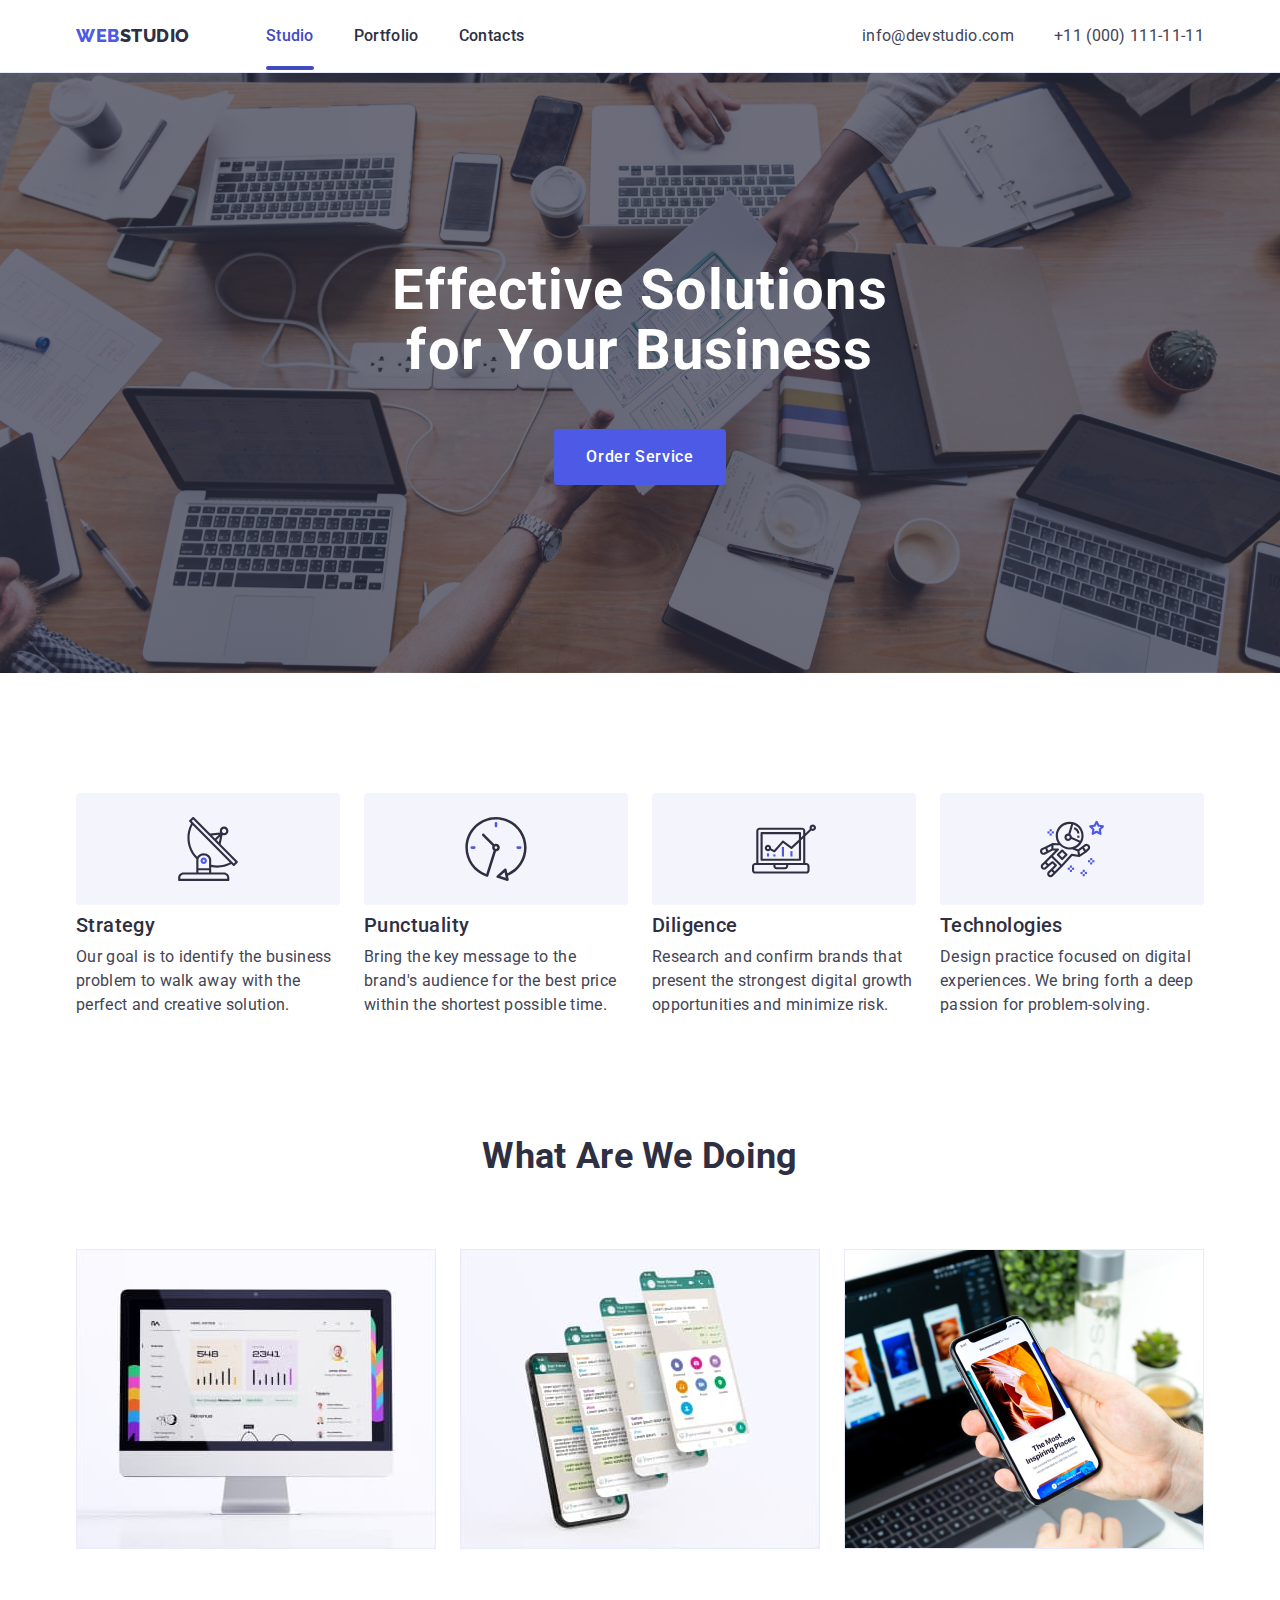
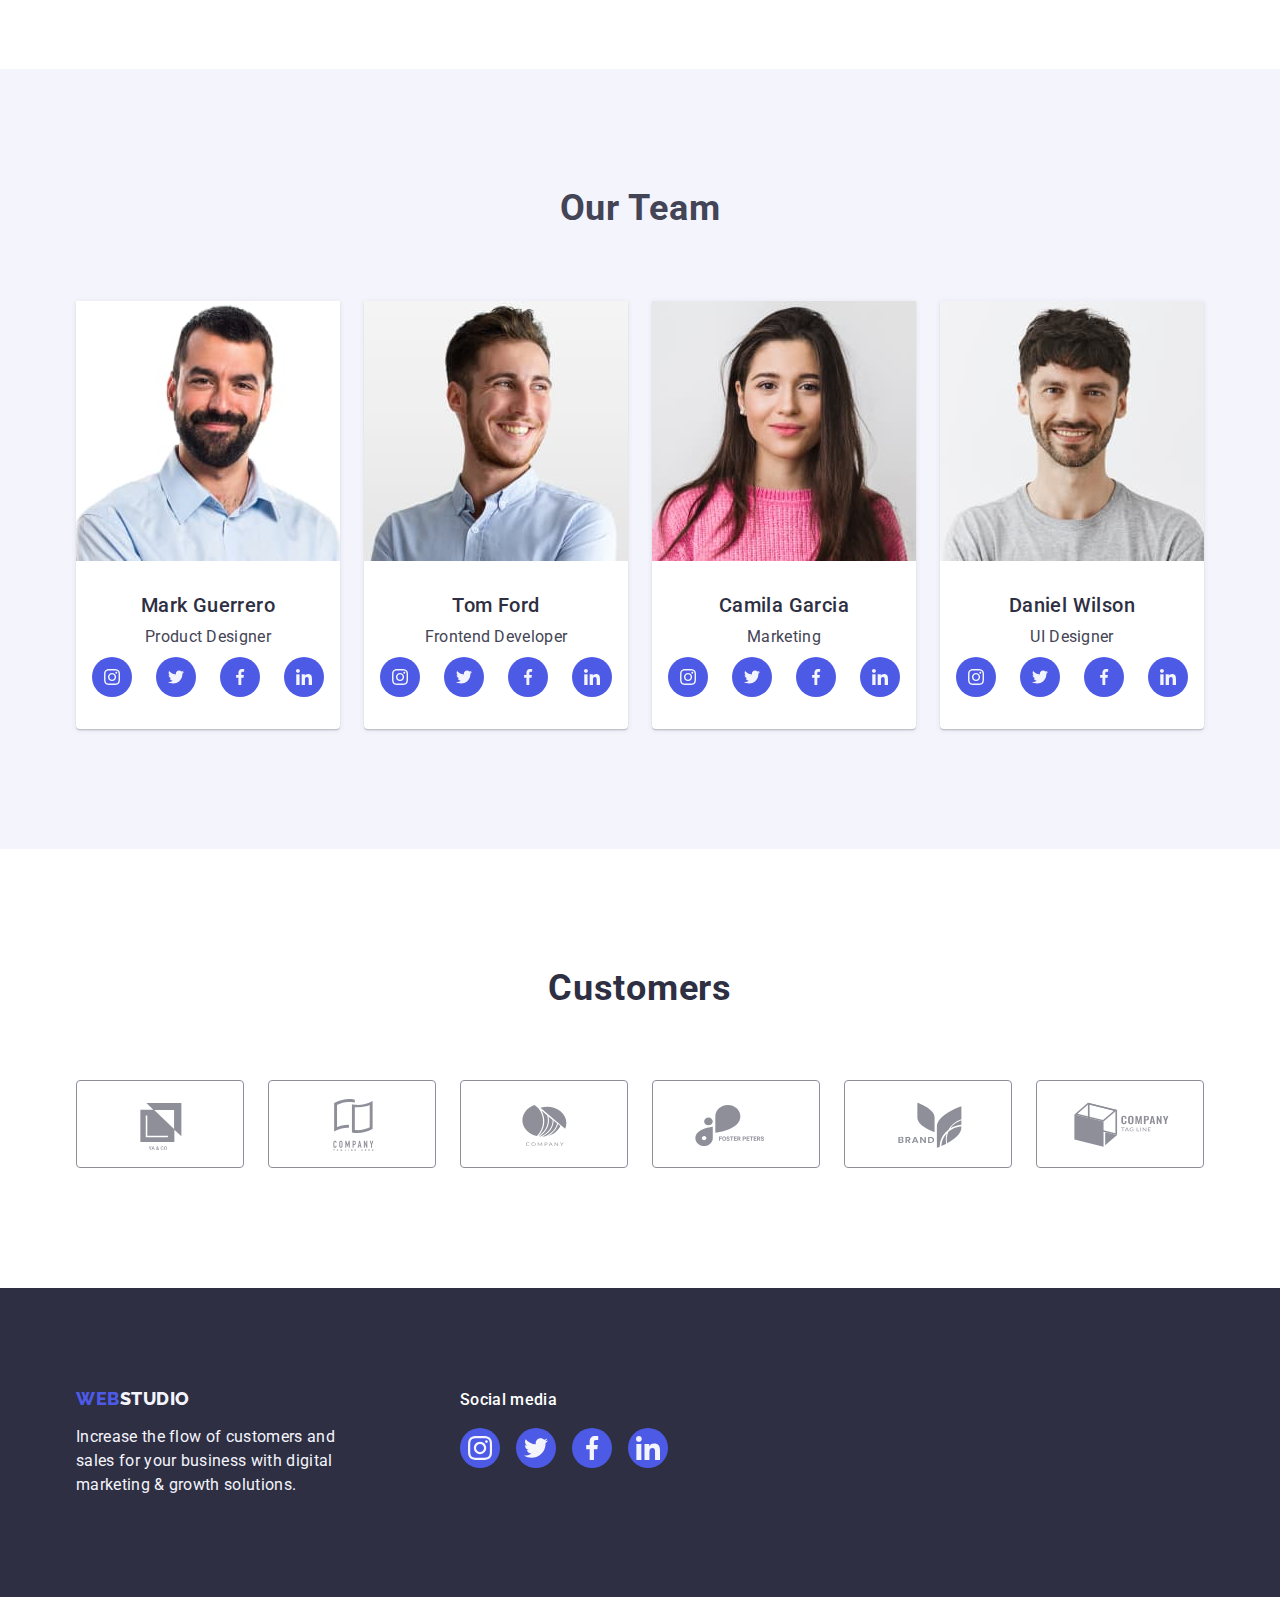
<file: index.html>
<!DOCTYPE html>
<html lang="en">
  <head>
    <meta charset="UTF-8" />
    <meta http-equiv="X-UA-Compatible" content="IE=edge" />
    <meta name="viewport" content="width=device-width, initial-scale=1.0" />
    <title>Document</title>
    <link rel="preconnect" href="https://fonts.googleapis.com" />
    <link rel="preconnect" href="https://fonts.gstatic.com" crossorigin />
    <link
      href="https://fonts.googleapis.com/css2?family=Montserrat:wght@400;700&family=Raleway:wght@800&family=Roboto:wght@400;500;700&display=swap"
      rel="stylesheet"
    />
    <link
      rel="stylesheet"
      href="https://cdnjs.cloudflare.com/ajax/libs/modern-normalize/1.1.0/modern-normalize.min.css"
    />
    <link rel="stylesheet" href="css/styles.css" />
  </head>
  <body>
    <!-- header -->
    <header class="header">
      <div class="container header-container">
        <nav class="header_nav">
          <a href="./index.html" class="logo link"
            >Web<span class="logo-end">Studio</span></a
          >

          <ul class="menu list">
            <li class="menu-item">
              <a href="./index.html" class="menu-name studion-active link">Studio</a>
            </li>
            <li class="menu-item">
              <a class="menu-name link" href="./portfolio.html">Portfolio</a>
            </li>
            <li class="menu-item">
              <a class="menu-name link" href="">Contacts</a>
            </li>
          </ul>
        </nav>
        <!-- contacts -->
        <address class="data">
          <ul class="contacts list">
            <li class="contact-data">
              <a class="data-info link" href="mailto:info@devstudio.com"
                >info@devstudio.com</a
              >
            </li>
            <li class="contact-data">
              <a class="data-info link" href="tel:+110001111111"
                >+11 (000) 111-11-11</a
              >
            </li>
          </ul>
        </address>
      </div>
    </header>
    <main>
      <!-- hero -->
      <section class="hero section">
        <div class="container main-hero">
          <h1 class="hero_title">Effective Solutions for Your Business</h1>
          <button class="order-btn" type="button" data-modal-open>
            Order Service
          </button>
        </div>
      </section>
      <!-- advantages -->
      <section class="section">
        <div class="container">
          <h2 class="hidden-title" hidden>advantages</h2>
          <ul class="menu-advantages list">
            <li class="advantages-list">
              <div class="advantages-icons">
                <svg class="icons" width="64" height="64">
                  <use
                    class="icon"
                    href="./images/icons.svg#icon-satellite"
                  ></use>
                </svg>
              </div>
              <h3 class="name">Strategy</h3>
              <p class="advantages-description">
                Our goal is to identify the business problem to walk away with
                the perfect and creative solution.
              </p>
            </li>
            <li class="advantages-list">
              <div class="advantages-icons">
                <svg class="icons" width="64" height="64">
                  <use class="icon" href="./images/icons.svg#icon-clock"></use>
                </svg>
              </div>
              <h3 class="name">Punctuality</h3>
              <p class="advantages-description">
                Bring the key message to the brand's audience for the best price
                within the shortest possible time.
              </p>
            </li>
            <li class="advantages-list">
              <div class="advantages-icons">
                <svg class="icons" width="64" height="64">
                  <use
                    class="icon"
                    href="./images/icons.svg#icon-diagram"
                  ></use>
                </svg>
              </div>
              <h3 class="name">Diligence</h3>
              <p class="advantages-description">
                Research and confirm brands that present the strongest digital
                growth opportunities and minimize risk.
              </p>
            </li>
            <li class="advantages-list">
              <div class="advantages-icons">
                <svg class="icons" width="64" height="64">
                  <use
                    class="icon"
                    href="./images/icons.svg#icon-astronaut"
                  ></use>
                </svg>
              </div>
              <h3 class="name">Technologies</h3>
              <p class="advantages-description">
                Design practice focused on digital experiences. We bring forth a
                deep passion for problem-solving.
              </p>
            </li>
          </ul>
        </div>
      </section>
      <!-- pictures -->
      <section class="section-pictures">
        <div class="container">
          <h2 class="about-us">What are we doing</h2>
          <ul class="pictures list">
            <li class="pictures-list">
              <img
                src="./images/computer-img.jpg"
                alt="computer"
                width="360"
                height="300"
              />
            </li>
            <li class="pictures-list">
              <img
                src="./images/phone-img.jpg"
                alt="phones"
                width="360"
                height="300"
              />
            </li>
            <li class="pictures-list">
              <img
                src="./images/phone-in-hand.jpg"
                alt="work at phone"
                width="360"
                height="300"
              />
            </li>
          </ul>
        </div>
      </section>
      <!-- our team -->
      <section class="members section">
        <div class="container">
          <h2 class="team-title">Our Team</h2>
          <ul class="team-member list">
            <li class="team">
              <img
                src="./images/img.jpg"
                alt="photo of a worker"
                width="264"
                height="260"
              />
              <div class="card-title">
                <h3 class="names">Mark Guerrero</h3>
                <p class="description">Product Designer</p>
                <ul class="sm-team list">
                  <li class="sm-list">
                    <a href="" class="sm-general link-icon">
                      <svg class="sm-icons" width="16" height="16">
                        <use
                          class="sm-icon"
                          href="./images/icons.svg#icon-instagram"
                        ></use>
                      </svg>
                    </a>
                  </li>
                  <li class="sm-list">
                    <a href="" class="sm-general link-icon">
                      <svg class="sm-icons" width="16" height="16">
                        <use
                          class="sm-icon"
                          href="./images/icons.svg#icon-twitter"
                        ></use>
                      </svg>
                    </a>
                  </li>
                  <li class="sm-list">
                    <a href="" class="sm-general link-icon">
                      <svg class="sm-icons" width="16" height="16">
                        <use
                          class="sm-icon"
                          href="./images/icons.svg#icon-facebook"
                        ></use>
                      </svg>
                    </a>
                  </li>
                  <li class="sm-list">
                    <a href="" class="sm-general link-icon">
                      <svg class="sm-icons" width="16" height="16">
                        <use
                          class="sm-icon"
                          href="./images/icons.svg#icon-linkedin"
                        ></use>
                      </svg>
                    </a>
                  </li>
                </ul>
              </div>
            </li>
            <li class="team">
              <img
                src="./images/img1.jpg"
                alt="photo of a worker"
                width="264"
                height="260"
              />
              <div class="card-title">
                <h3 class="names">Tom Ford</h3>
                <p class="description">Frontend Developer</p>
                <ul class="sm-team list">
                  <li class="sm-list">
                    <a href="" class="sm-general link-icon">
                      <svg class="sm-icons" width="16" height="16">
                        <use
                          class="sm-icon"
                          href="./images/icons.svg#icon-instagram"
                        ></use>
                      </svg>
                    </a>
                  </li>
                  <li class="sm-list">
                    <a href="" class="sm-general link-icon">
                      <svg class="sm-icons" width="16" height="16">
                        <use
                          class="sm-icon"
                          href="./images/icons.svg#icon-twitter"
                        ></use>
                      </svg>
                    </a>
                  </li>
                  <li class="sm-list">
                    <a href="" class="sm-general link-icon">
                      <svg class="sm-icons" width="16" height="16">
                        <use
                          class="sm-icon"
                          href="./images/icons.svg#icon-facebook"
                        ></use>
                      </svg>
                    </a>
                  </li>
                  <li class="sm-list">
                    <a href="" class="sm-general link-icon">
                      <svg class="sm-icons" width="16" height="16">
                        <use
                          class="sm-icon"
                          href="./images/icons.svg#icon-linkedin"
                        ></use>
                      </svg>
                    </a>
                  </li>
                </ul>
              </div>
            </li>
            <li class="team">
              <img
                src="./images/img2.jpg"
                alt="photo of a worker"
                width="264"
                height="260"
              />
              <div class="card-title">
                <h3 class="names">Camila Garcia</h3>
                <p class="description">Marketing</p>
                <ul class="sm-team list">
                  <li class="sm-list">
                    <a href="" class="sm-general link-icon">
                      <svg class="sm-icons" width="16" height="16">
                        <use
                          class="sm-icon"
                          href="./images/icons.svg#icon-instagram"
                        ></use>
                      </svg>
                    </a>
                  </li>
                  <li class="sm-list">
                    <a href="" class="sm-general link-icon">
                      <svg class="sm-icons" width="16" height="16">
                        <use
                          class="sm-icon"
                          href="./images/icons.svg#icon-twitter"
                        ></use>
                      </svg>
                    </a>
                  </li>
                  <li class="sm-list">
                    <a href="" class="sm-general link-icon">
                      <svg class="sm-icons" width="16" height="16">
                        <use
                          class="sm-icon"
                          href="./images/icons.svg#icon-facebook"
                        ></use>
                      </svg>
                    </a>
                  </li>
                  <li class="sm-list">
                    <a href="" class="sm-general link-icon">
                      <svg class="sm-icons" width="16" height="16">
                        <use
                          class="sm-icon"
                          href="./images/icons.svg#icon-linkedin"
                        ></use>
                      </svg>
                    </a>
                  </li>
                </ul>
              </div>
            </li>
            <li class="team">
              <img
                src="./images/img3.jpg"
                alt="photo of a worker"
                width="264"
                height="260"
              />
              <div class="card-title">
                <h3 class="names">Daniel Wilson</h3>
                <p class="description">UI Designer</p>
                <ul class="sm-team list">
                  <li class="sm-list">
                    <a href="" class="sm-general link-icon">
                      <svg class="sm-icons" width="16" height="16">
                        <use
                          class="sm-icon"
                          href="./images/icons.svg#icon-instagram"
                        ></use>
                      </svg>
                    </a>
                  </li>
                  <li class="sm-list">
                    <a href="" class="sm-general link-icon">
                      <svg class="sm-icons" width="16" height="16">
                        <use
                          class="sm-icon"
                          href="./images/icons.svg#icon-twitter"
                        ></use>
                      </svg>
                    </a>
                  </li>
                  <li class="sm-list">
                    <a href="" class="sm-general link-icon">
                      <svg class="sm-icons" width="16" height="16">
                        <use
                          class="sm-icon"
                          href="./images/icons.svg#icon-facebook"
                        ></use>
                      </svg>
                    </a>
                  </li>
                  <li class="sm-list">
                    <a href="" class="sm-general link-icon">
                      <svg class="sm-icons" width="16" height="16">
                        <use
                          class="sm-icon"
                          href="./images/icons.svg#icon-linkedin"
                        ></use>
                      </svg>
                    </a>
                  </li>
                </ul>
              </div>
            </li>
          </ul>
        </div>
      </section>
      <!-- customers -->
      <section class="customers section">
        <div class="container">
          <h2 class="customers-title">Customers</h2>
          <ul class="customers-list list">
            <li class="companies-list">
              <a href="" class="icon-link">
                <svg class="icons" width="104" height="56">
                  <use
                    class="icon"
                    href="./images/icons.svg#icon-company-1"
                  ></use>
                </svg>
              </a>
            </li>
            <li class="companies-list">
              <a href="" class="icon-link">
                <svg class="icons" width="104" height="56">
                  <use
                    class="icon"
                    href="./images/icons.svg#icon-company-2"
                  ></use>
                </svg>
              </a>
            </li>
            <li class="companies-list">
              <a href="" class="icon-link">
                <svg class="icons" width="104" height="56">
                  <use
                    class="icon"
                    href="./images/icons.svg#icon-company-3"
                  ></use>
                </svg>
              </a>
            </li>
            <li class="companies-list">
              <a href="" class="icon-link">
                <svg class="icons" width="104" height="56">
                  <use
                    class="icon"
                    href="./images/icons.svg#icon-company-4"
                  ></use>
                </svg>
              </a>
            </li>
            <li class="companies-list">
              <a href="" class="icon-link">
                <svg class="icons" width="104" height="56">
                  <use
                    class="icon"
                    href="./images/icons.svg#icon-company-5"
                  ></use>
                </svg>
              </a>
            </li>
            <li class="companies-list">
              <a href="" class="icon-link">
                <svg class="icons" width="104" height="56">
                  <use
                    class="icon"
                    href="./images/icons.svg#icon-company-6"
                  ></use>
                </svg>
              </a>
            </li>
          </ul>
        </div>
      </section>
    </main>
    <!-- footer -->
    <footer class="main-footer">
      <div class="footer-container container">
        <div class="footer-text">
          <a href="./index.html" class="footer-logo link"
            >Web<span class="footer-logo-end">Studio</span>
          </a>
          <p class="footer-description">
            Increase the flow of customers and sales for your business with
            digital marketing & growth solutions.
          </p>
        </div>
        <div class="sm-container">
          <p class="social-media">Social media</p>
          <ul class="sm-footer list">
            <li class="sm-list">
              <a href="" class="sm-general footer-icon">
                <svg class="sm-icons" width="24" height="24">
                  <use
                    class="sm-icon"
                    href="./images/icons.svg#icon-instagram"
                  ></use>
                </svg>
              </a>
            </li>
            <li class="sm-list">
              <a href="" class="sm-general footer-icon">
                <svg class="sm-icons" width="24" height="24">
                  <use
                    class="sm-icon"
                    href="./images/icons.svg#icon-twitter"
                  ></use>
                </svg>
              </a>
            </li>
            <li class="sm-list">
              <a href="" class="sm-general footer-icon">
                <svg class="sm-icons" width="24" height="24">
                  <use
                    class="sm-icon"
                    href="./images/icons.svg#icon-facebook"
                  ></use>
                </svg>
              </a>
            </li>
            <li class="sm-list">
              <a href="" class="sm-general footer-icon">
                <svg class="sm-icons" width="24" height="24">
                  <use
                    class="sm-icon"
                    href="./images/icons.svg#icon-linkedin"
                  ></use>
                </svg>
              </a>
            </li>
          </ul>
        </div>
      </div>
    </footer>

    <!-- backdrop -->

    <div class="backdrop is-hidden" data-modal>
      <div class="modal">
        <button type="button" data-modal-close class="modal-close">
          <svg class="close-btn" width="8" height="8">
            <use href="./images/icons.svg#icon-close-btn"></use>
          </svg>
        </button>
      </div>
    </div>
    <script src="./js/modal.js"></script>
  </body>
</html>
</file>
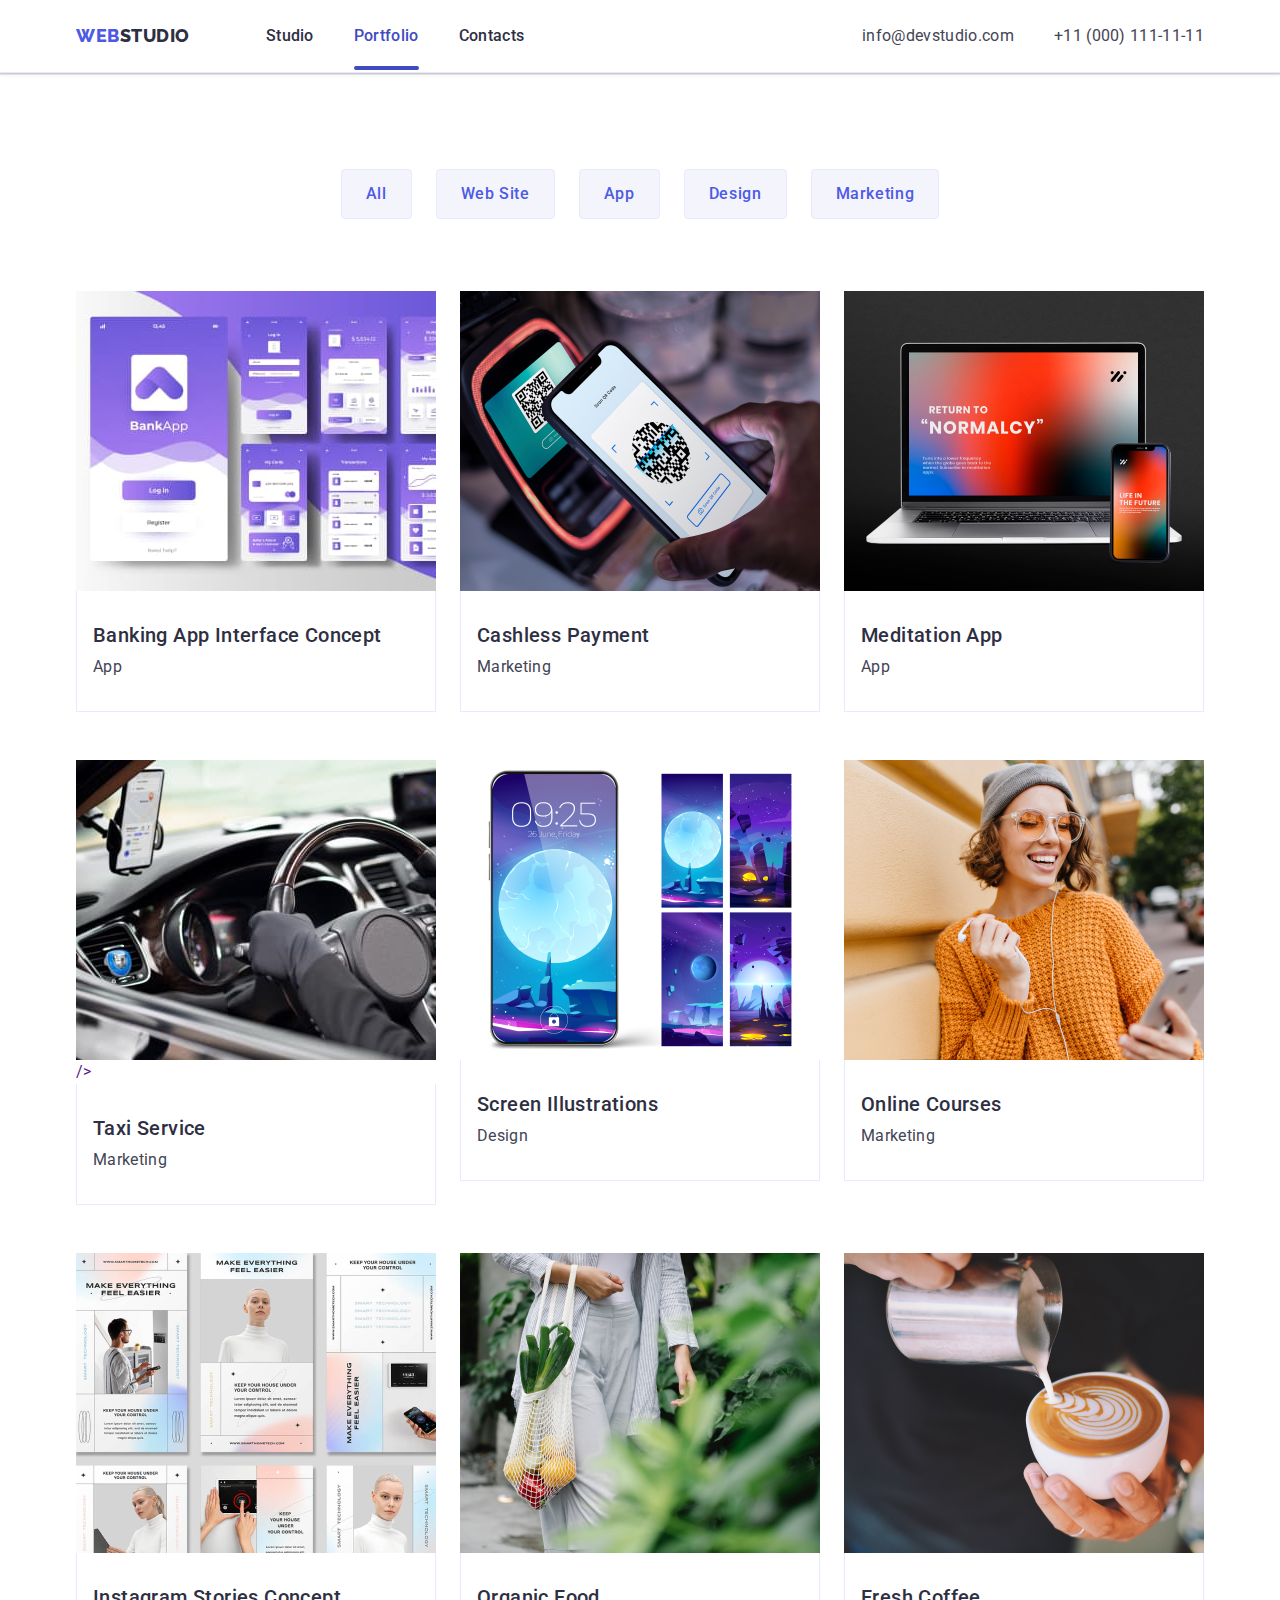
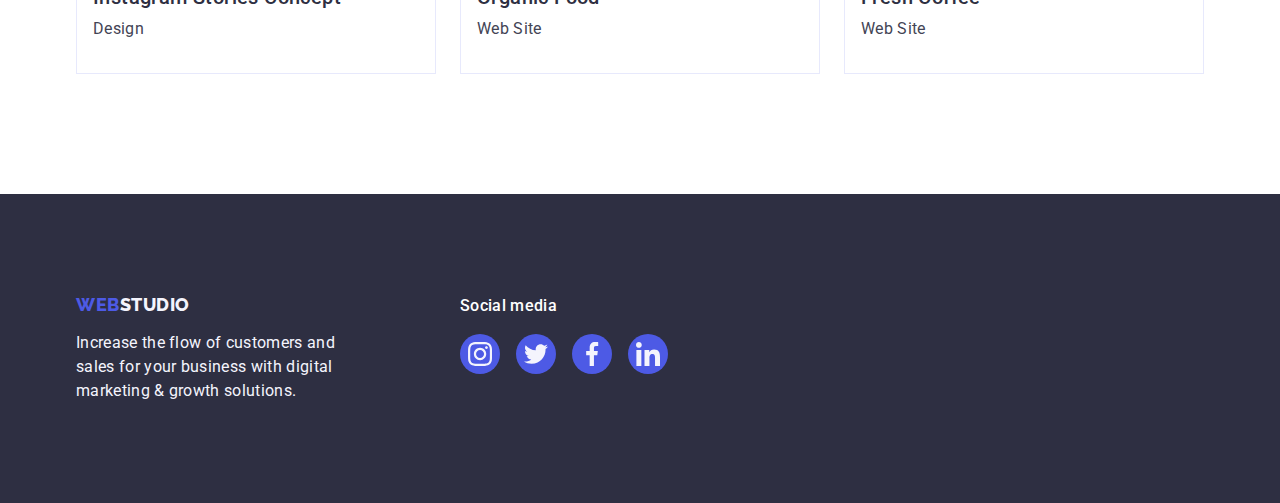
<file: portfolio.html>
<!DOCTYPE html>
<html lang="en">
  <head>
    <meta charset="UTF-8" />
    <meta http-equiv="X-UA-Compatible" content="IE=edge" />
    <meta name="viewport" content="width=device-width, initial-scale=1.0" />
    <title>Document</title>
    <link
      rel="stylesheet"
      href="https://cdnjs.cloudflare.com/ajax/libs/modern-normalize/1.1.0/modern-normalize.min.css"
    />
    <link rel="stylesheet" href="./css/styles.css" />
    <link rel="preconnect" href="https://fonts.googleapis.com" />
    <link rel="preconnect" href="https://fonts.gstatic.com" crossorigin />

    <link
      href="https://fonts.googleapis.com/css2?family=Montserrat:wght@400;700&family=Raleway:wght@800&family=Roboto:wght@400;500;700&display=swap"
      rel="stylesheet"
    />
  </head>
  <body>
    <!-- header -->
    <header class="header">
      <div class="container header-container">
        <nav class="header_nav">
          <a href="./index.html" class="logo link"
            >Web<span class="logo-end">Studio</span></a
          >

          <ul class="menu list">
            <li class="menu-item">
              <a href="./index.html" class="menu-name link">Studio</a>
            </li>

            <li class="menu-item">
              <a class="menu-name portfolio-active link" href="./portfolio.html">Portfolio</a>
            </li>
            <li class="menu-item">
              <a class="menu-name link" href="">Contacts</a>
            </li>
          </ul>
        </nav>
        <!-- contacts -->
        <address class="data">
          <ul class="contacts list">
            <li class="contact-data">
              <a class="data-info link" href="mailto:info@devstudio.com"
                >info@devstudio.com</a
              >
            </li>
            <li class="contact-data">
              <a class="data-info link" href="tel:+110001111111"
                >+11 (000) 111-11-11</a
              >
            </li>
          </ul>
        </address>
      </div>
    </header>
    <!-- hero -->
    <main>
      <section class="portfolio">
        <div class="main-profile container">
          <h1 hidden>scroll</h1>
          <ul class="buttons list">
            <li>
              <button type="button" class="scroll-btn">All</button>
            </li>
            <li><button type="button" class="scroll-btn">Web Site</button></li>
            <li><button type="button" class="scroll-btn">App</button></li>
            <li><button type="button" class="scroll-btn">Design</button></li>
            <li><button type="button" class="scroll-btn">Marketing</button></li>
          </ul>
          <!-- line 1 -->
          <ul class="portfolio-pictures list">
            <li class="technologies">
              <a href="" class="picture link">
                <div class="text-overlay">
                  <img
                    src="./images/portfolio_img/banking-app.jpg"
                    alt="banking app"
                  />

                  <p class="overlay">
                    14 Stylish and User-Friendly App Design Concepts · Task
                    Manager App · Calorie Tracker App · Exotic Fruit Ecommerce
                    App · Cloud Storage App
                  </p>
                </div>
                <div class="card-text">
                  <h2 class="cards-title">Banking App Interface Concept</h2>
                  <p class="card-category">App</p>
                </div></a
              >
            </li>
            <li class="technologies">
              <a class="picture link" href=""
                ><div class="text-overlay">
                  <img
                    src="./images/portfolio_img/cashless.jpg"
                    alt="banking-app"
                  />

                  <p class="overlay">
                    14 Stylish and User-Friendly App Design Concepts · Task
                    Manager App · Calorie Tracker App · Exotic Fruit Ecommerce
                    App · Cloud Storage App
                  </p>
                </div>
                <div class="card-text">
                  <h2 class="cards-title">Cashless Payment</h2>
                  <p class="card-category">Marketing</p>
                </div></a
              >
            </li>
            <li class="technologies">
              <a class="picture link" href=""
                ><div class="text-overlay">
                  <img
                    src="./images/portfolio_img/meditation.jpg"
                    alt="Meditation"
                  />

                  <p class="overlay">
                    14 Stylish and User-Friendly App Design Concepts · Task
                    Manager App · Calorie Tracker App · Exotic Fruit Ecommerce
                    App · Cloud Storage App
                  </p>
                </div>
                <div class="card-text">
                  <h2 class="cards-title">Meditation App</h2>
                  <p class="card-category">App</p>
                </div></a
              >
            </li>
            <!-- line 2 -->
            <li class="technologies">
              <a class="picture link" href="">
                <div class="text-overlay">
                  <img src="./images/portfolio_img/taxi.jpg" alt="taxi" />
                  />

                  <p class="overlay">
                    14 Stylish and User-Friendly App Design Concepts · Task
                    Manager App · Calorie Tracker App · Exotic Fruit Ecommerce
                    App · Cloud Storage App
                  </p>
                </div>
                <div class="card-text">
                  <h2 class="cards-title">Taxi Service</h2>
                  <p class="card-category">Marketing</p>
                </div></a
              >
            </li>
            <li class="technologies">
              <a class="picture link" href="">
                <div class="text-overlay">
                  <img
                    src="./images/portfolio_img/screen.jpg"
                    alt="phone screen"
                  />

                  <p class="overlay">
                    14 Stylish and User-Friendly App Design Concepts · Task
                    Manager App · Calorie Tracker App · Exotic Fruit Ecommerce
                    App · Cloud Storage App
                  </p>
                </div>
                <div class="card-text">
                  <h2 class="cards-title">Screen Illustrations</h2>
                  <p class="card-category">Design</p>
                </div></a
              >
            </li>
            <li class="technologies">
              <a class="picture link" href="">
                <div class="text-overlay">
                  <img
                    src="./images/portfolio_img/courses.jpg"
                    alt="Online Courses"
                  />

                  <p class="overlay">
                    14 Stylish and User-Friendly App Design Concepts · Task
                    Manager App · Calorie Tracker App · Exotic Fruit Ecommerce
                    App · Cloud Storage App
                  </p>
                </div>
                <div class="card-text">
                  <h2 class="cards-title">Online Courses</h2>
                  <p class="card-category">Marketing</p>
                </div></a
              >
            </li>
            <!-- line 3 -->
            <li class="technologies">
              <a class="picture link" href="">
                <div class="text-overlay">
                  <img
                    src="./images/portfolio_img/inst.jpg"
                    alt="Instagram Stories"
                  />

                  <p class="overlay">
                    14 Stylish and User-Friendly App Design Concepts · Task
                    Manager App · Calorie Tracker App · Exotic Fruit Ecommerce
                    App · Cloud Storage App
                  </p>
                </div>
                <div class="card-text">
                  <h2 class="cards-title">Instagram Stories Concept</h2>
                  <p class="card-category">Design</p>
                </div></a
              >
            </li>
            <li class="technologies">
              <a class="picture link" href="">
                <div class="text-overlay">
                  <img
                    src="./images/portfolio_img/food.jpg"
                    alt="Organic Food"
                  />

                  <p class="overlay">
                    14 Stylish and User-Friendly App Design Concepts · Task
                    Manager App · Calorie Tracker App · Exotic Fruit Ecommerce
                    App · Cloud Storage App
                  </p>
                </div>
                <div class="card-text">
                  <h2 class="cards-title">Organic Food</h2>
                  <p class="card-category">Web Site</p>
                </div></a
              >
            </li>
            <li class="technologies">
              <a class="picture link" href="">
                <div class="text-overlay">
                  <img src="./images/portfolio_img/coffee.jpg" alt="Coffee" />

                  <p class="overlay">
                    14 Stylish and User-Friendly App Design Concepts · Task
                    Manager App · Calorie Tracker App · Exotic Fruit Ecommerce
                    App · Cloud Storage App
                  </p>
                </div>
                <div class="card-text">
                  <h2 class="cards-title">Fresh Coffee</h2>
                  <p class="card-category">Web Site</p>
                </div></a
              >
            </li>
          </ul>
        </div>
      </section>
    </main>
    <!-- footer -->
    <footer class="main-footer">
      <div class="footer-container container">
        <div class="footer-text">
          <a href="./index.html" class="footer-logo link"
            >Web<span class="footer-logo-end">Studio</span>
          </a>
          <p class="footer-description">
            Increase the flow of customers and sales for your business with
            digital marketing & growth solutions.
          </p>
        </div>
        <div class="sm-container">
          <p class="social-media">Social media</p>
          <ul class="sm-footer list">
            <li class="sm-list">
              <a href="" class="sm-general footer-icon">
                <svg class="sm-icons" width="24" height="24">
                  <use
                    class="sm-general-icon"
                    href="./images/icons.svg#icon-instagram"
                  ></use>
                </svg>
              </a>
            </li>
            <li class="sm-list">
              <a href="" class="sm-general footer-icon">
                <svg class="sm-icons" width="24" height="24">
                  <use
                    class="sm-icon"
                    href="./images/icons.svg#icon-twitter"
                  ></use>
                </svg>
              </a>
            </li>
            <li class="sm-list">
              <a href="" class="sm-general footer-icon">
                <svg class="sm-icons" width="24" height="24">
                  <use
                    class="sm-icon"
                    href="./images/icons.svg#icon-facebook"
                  ></use>
                </svg>
              </a>
            </li>
            <li class="sm-list">
              <a href="" class="sm-general footer-icon">
                <svg class="sm-icons" width="24" height="24">
                  <use
                    class="sm-icon"
                    href="./images/icons.svg#icon-linkedin"
                  ></use>
                </svg>
              </a>
            </li>
          </ul>
        </div>
      </div>
    </footer>
  </body>
</html>
</file>
<file: css/styles.css>
/* general */
:root {
    --main-font-family: 'Roboto', sans-serif;
    --secondary-font-family: 'Raleway', sans-serif;
    --transition-duration-func: 250ms cubic-bezier(0.4, 0, 0.2, 1)
}

.link {
    text-decoration: none;
}

.list {
    list-style: none;
}

body {
    font-family: var(--main-font-family);
    font-weight: 400;
    line-height: 1.5;
    letter-spacing: 0.02em;
    color: #434455;
    background-color: #FFFFFF
}

img {
    display: block;
}

h1,
h2,
h3,
h4,
p {
    margin-top: 0;
    margin-bottom: 0;
    padding: 0;
}

ul,
ol {
    margin-top: 0;
    margin-bottom: 0;
    padding-left: 0;
}

.section {
    padding: 120px 0;
}

.container {
    width: 1158px;
    margin-left: auto;
    margin-right: auto;
    padding: 0 15px
}

/* header */

.header {
    border-bottom: 1px solid #e7e9fc;
    box-shadow: 0px 2px 1px rgba(46, 47, 66, 0.08), 0px 1px 1px rgba(46, 47, 66, 0.16), 0px 1px 6px rgba(46, 47, 66, 0.08);
}

.header-container {
    display: flex;
    align-items: center;
    margin: 0 auto;
    justify-content: space-between;

}

.header_nav {
    display: flex;
    align-items: center;

}

/* logo */
.logo {
    font-family: var(--secondary-font-family);
    font-weight: 800;
    font-size: 18px;
    line-height: 1.17;
    letter-spacing: 0.03em;
    text-transform: uppercase;
    color: #4d5ae5;
    margin-right: 76px
}

.logo-end {
    color: #2e2f42;
}

/* navigation */

.menu {
    display: flex;
    align-items: center;
    gap: 40px;
    font-weight: 500;
    font-size: 16px;
}



.menu-item {
    padding-top: 24px;
    padding-bottom: 24px
}

.menu-name {

    color: #2E2F42;
    padding: 24px 0;
    transition: color var(--transition-duration-func);
}

.menu-name:hover,
.menu-name:focus {
    color: #404BBF;
}

/* navigation after */
.portfolio-active {
    position: relative;
    color: #404bbf;
}

.studion-active {
    position: relative;
    color: #404bbf;
}


.studion-active::after {
    content: "";
    display: flex;
    position: absolute;
    left: 0;
    bottom: -1px;
    height: 4px;
    width: 100%;
    background-color: #404bbf;
    border-radius: 2px;
}

.portfolio-active::after {
    content: "";
    display: flex;
    position: absolute;
    left: 0;
    bottom: -1px;
    height: 4px;
    width: 100%;
    background-color: #404bbf;
    border-radius: 2px;
}



/* contacts */

.contacts {
    display: flex;
    align-items: center;
    gap: 40px;
}

.contact-data {
    font-size: 16px;
    line-height: 1.5;
    text-decoration: none;
    list-style: none;
    color: #434455;

}

.data {
    font-style: normal
}

.data-info {
    color: #434455;
    transition: color var(--transition-duration-func);
}

.data-info:hover,
.data-info:focus {
    color: #404bbf
}


/* hero */



.hero {
    padding: 188px 0;

    background-color: #2e2f42;
    background-image: linear-gradient(rgba(46, 47, 66, 0.7), rgba(46, 47, 66, 0.7)), url(../images/hero-img.jpg);
    ;
    max-width: 1440px;
    background-repeat: no-repeat;
    background-position: center;
    background-size: cover;
    margin: 0 auto
}

.hero_title {

    font-family: 'Roboto';
    font-style: normal;
    font-weight: 700;
    font-size: 56px;
    line-height: 1.07;
    text-align: center;
    letter-spacing: 0.02em;
    color: #FFFFFF;
    max-width: 496px;
    margin-right: auto;
    margin-left: auto;
    margin-bottom: 48px;
}


/* button */
.order-btn {
    font-size: 16px;
    letter-spacing: 0.04em;
    color: rgba(255, 255, 255, 1);
    background-color: #4D5AE5;
    font-family: "Roboto", sans-serif;
    font-weight: 500;
    color: #FFFFFF;
    cursor: pointer;
    display: block;
    padding: 16px 32px;
    border: none;
    border-radius: 4px;
    min-width: 169px;
    height: 56px;
    margin-right: auto;
    margin-left: auto;
    transition: background-color var(--transition-duration-func);
}

.order-btn:hover,
.order-btn:focus {
    background-color: #404BBF;
}

/*  section advantages */

.advantages-icons {
    display: flex;
    align-items: center;
    justify-content: center;
    width: 264px;
    height: 112px;
    height: 112px;
    background: #F4F4FD;
    border-radius: 4px;
    margin-bottom: 8px;
}

.menu-advantages {
    display: flex;
    gap: 24px;
}

.advantages-list {
    width: calc((100% - 72px) / 4);
}

.name {
    font-weight: 500;
    font-size: 20px;
    line-height: 1.2;
    letter-spacing: 0.02em;
    color: #2E2F42;
    margin-bottom: 8px;
    text-align: start;
}


.advantages-description {
    font-size: 16px;
    line-height: 1.5;
    text-align: start;
}

/* about us section */
.about-us {
    font-weight: 700;
    font-size: 36px;
    line-height: 1.11;
    text-align: center;
    text-transform: capitalize;
    color: #2e2f42;
    margin-bottom: 72px;
}

.section-pictures {
    padding-bottom: 120px
}

.pictures {
    display: flex;
    gap: 24px;
}



/*  section our team */
/* hover focus */




/* icons */
.sm-team {
    display: flex;
    gap: 24px;
    justify-content: center;
}

.sm-general {
    display: flex;
    justify-content: center;
    align-items: center;
    width: 40px;
    height: 40px;
    background: #4D5AE5;
    border-radius: 50%;

}

.link-icon {
    transition: background-color var(--transition-duration-func);
}

.link-icon:hover,
.link-icon:focus {
    background-color: #404BBF;

}

.names {
    font-family: 'Roboto';
    font-style: normal;
    font-weight: 500;
    font-size: 20px;
    line-height: 1.2;
    text-align: center;
    letter-spacing: 0.02em;
    color: #2E2F42;

}

.team-member {
    display: flex;
    gap: 24px;
}

.card-title {
    padding: 32px 0
}

.team {
    background-color: #FFFFFF;
    width: calc((100% - 72px) / 4);
    border-radius: 0px 0px 4px 4px;
    box-shadow: 0px 1px 6px rgba(46, 47, 66, 0.08), 0px 1px 1px rgba(46, 47, 66, 0.16), 0px 2px 1px rgba(46, 47, 66, 0.08);

}

/* icons */
.names {
    text-align: center;
    margin-bottom: 8px;

}

.description {
    text-align: center;
    font-family: 'Roboto';
    font-style: normal;
    font-weight: 400;
    font-size: 16px;
    line-height: 1.5;
    margin-bottom: 8px;
}

.team-title {
    font-size: 36px;
    line-height: 1.11;
    letter-spacing: 0.02em;
    text-align: center;
    margin-bottom: 72px;
}

.members {
    background-color: #F4F4FD;

}

/* companies */

/* hover focus */
.icon-link {
    transition: border-color var(--transition-duration-func), color var(--transition-duration-func);
}

.icon-link:hover,
.icon-link:focus {
    color: #404bbf;
    border-color: #404BBF;
}


.icons {
    fill: currentColor;
}

/* hover focus */

.customers-list {
    display: flex;
    gap: 24px;

}

.customers-title {
    font-family: 'Roboto';
    font-style: normal;
    font-weight: 700;
    font-size: 36px;
    line-height: 1.1;
    text-align: center;
    letter-spacing: 0.02em;
    text-transform: capitalize;
    color: #2E2F42;
    margin-bottom: 72px;
}

.icon-link {
    display: flex;
    width: 168px;
    height: 88px;
    border: 1px solid #8E8F99;
    border-radius: 4px;
    color: #8E8F99;
    justify-content: center;
    align-items: center;
    margin-left: auto;
    margin-right: auto;

}

/* footer */

.footer-container {
    display: flex;
    align-items: baseline;
}

.footer-icon {
    transition: background-color var(--transition-duration-func);
}

.footer-icon:hover,
.footer-icon:focus {
    background-color: #31D0AA;
}

.footer-text {
    margin-right: 120px;
}

.sm-footer {
    display: flex;
    gap: 16px;
    width: 208px;
    height: 40px;
}

.sm-list {
    width: 40px;
    height: 40px;
}

.sm-icons {
    fill: #F4F4FD;
}


.social-media {
    font-family: 'Roboto';
    font-style: normal;
    font-weight: 500;
    font-size: 16px;
    line-height: 1.5;
    letter-spacing: 0.02em;
    color: #FFFFFF;
    margin-bottom: 16px;
}

.main-footer {
    background-color: #2e2f42;
    padding: 100px 0;
}

.sm-icons {
    display: flex;
}

.footer-logo {
    font-family: var(--secondary-font-family);
    font-weight: 800;
    font-size: 18px;
    line-height: 1.17;
    letter-spacing: 0.03em;
    text-transform: uppercase;
    color: #4d5ae5;
    display: inline-block;
    margin-bottom: 16px;
}

.footer-description {
    width: 264px;
    font-size: 16px;
    line-height: 1.5;
    letter-spacing: 0.02em;
    color: #F4F4FD;

}

.footer-logo-end {
    color: #f4f4fd
}

/* portfolio */
.portfolio {
    padding: 96px 0 120px
}

/* buttons */
.buttons {
    display: flex;
    justify-content: center;
    gap: 24px;
    margin-bottom: 72px;
}


.scroll-btn:hover,
.scroll-btn:focus {
    color: #FFFFFF;
    background-color: #404BBF;
    border: 1px solid transparent;
    box-shadow: 0px 3px 1px rgba(0, 0, 0, 0.1), 0px 2px 1px rgba(0, 0, 0, 0.08), 0px 2px 2px rgba(0, 0, 0, 0.12);
    border-radius: 4px;
}

.scroll-btn {
    font-family: "Roboto", sans-serif;
    font-weight: 500;
    font-size: 16px;
    line-height: 1.5;
    letter-spacing: 0.04em;
    color: #4d5ae5;
    background-color: #F4F4FD;

    cursor: pointer;
    padding: 12px 24px;
    border: 1px solid #e7e9fc;
    border-radius: 4px;
    transition: color var(--transition-duration-func), background-color var(--transition-duration-func), border-color var(--transition-duration-func), box-shadow var(--transition-duration-func);


}

/* pictures*/

.picture {
    display: block;
    max-width: 100%;
    height: auto;
    transition: box-shadow var(--transition-duration-func);
}

.picture:hover,
.picture:focus {
    box-shadow: 0px 1px 6px rgba(46, 47, 66, 0.08), 0px 1px 1px rgba(46, 47, 66, 0.16), 0px 2px 1px rgba(46, 47, 66, 0.08);
}

.portfolio-pictures {
    display: flex;
    flex-wrap: wrap;
    column-gap: 24px;
    row-gap: 48px;
}

.card-text {
    padding: 32px 16px;
    border: 1px solid #e7e9fc;
    border-top: none;
}

.cards-title {
    font-weight: 500;
    font-size: 20px;
    line-height: 1.2;
    letter-spacing: 0.02em;
    color: #2e2f42;
    margin-bottom: 8px;
}


.card-category {
    font-size: 16px;
    line-height: 1.5;
    letter-spacing: 0.02em;
    color: #434455;
}

.text-overlay {
    position: relative;
    overflow: hidden;
}

.overlay {
    position: absolute;
    padding: 40px 32px;
    width: 100%;
    height: 100%;
    top: 0;
    left: 0;
    overflow: auto;
    transform: translateY(100%);
    font-family: 'Roboto';
    font-style: normal;
    font-weight: 400;
    font-size: 16px;
    line-height: 1.5;
    letter-spacing: 0.02em;
    color: #F4F4FD;
    background: #4D5AE5;
    transition: transform var(--transition-duration-func);
}

.picture:hover .overlay,
.picture:focus .overlay {
    transform: translateY(0);

}

/* backdrop */

.backdrop {
    position: fixed;

    top: 0;
    left: 0;
    width: 100%;
    height: 100%;
    background: rgba(46, 47, 66, 0.4);
    transition: opacity var(--transition-duration-func), visibility var(--transition-duration-func);
}

.modal {
    position: absolute;
    top: 50%;
    left: 50%;
    transform: translate(-50%, -50%);
    width: 408px;
    min-height: 576px;
    background: #FCFCFC;
    box-shadow: 0px 1px 1px rgba(0, 0, 0, 0.14), 0px 1px 3px rgba(0, 0, 0, 0.12), 0px 2px 1px rgba(0, 0, 0, 0.2);
    border-radius: 4px;
    transition: transform var(--transition-duration-func);
}

.modal-close {
    position: absolute;
    display: flex;
    align-items: center;
    justify-content: center;
    top: 24px;
    right: 24px;
    padding: 0;
    width: 24px;
    height: 24px;
    border-radius: 50%;
    border: 1px solid rgba(0, 0, 0, 0.1);
    cursor: pointer;
    background-color: #e7e9fc;
    transition: background-color var(--transition-duration-func), border var(--transition-duration-func);
}

.modal-close:hover,
.modal-close:focus {
    background-color: #404bbf;
    border: none;
    fill: #ffffff
}

.close-btn:hover,
.close-btn:focus {
    fill: #ffffff;
}

.close-btn {
    transition: fill var(--transition-duration-func);
}

.is-hidden {
    opacity: 0;
    visibility: hidden;
    pointer-events: none;
}
</file>
